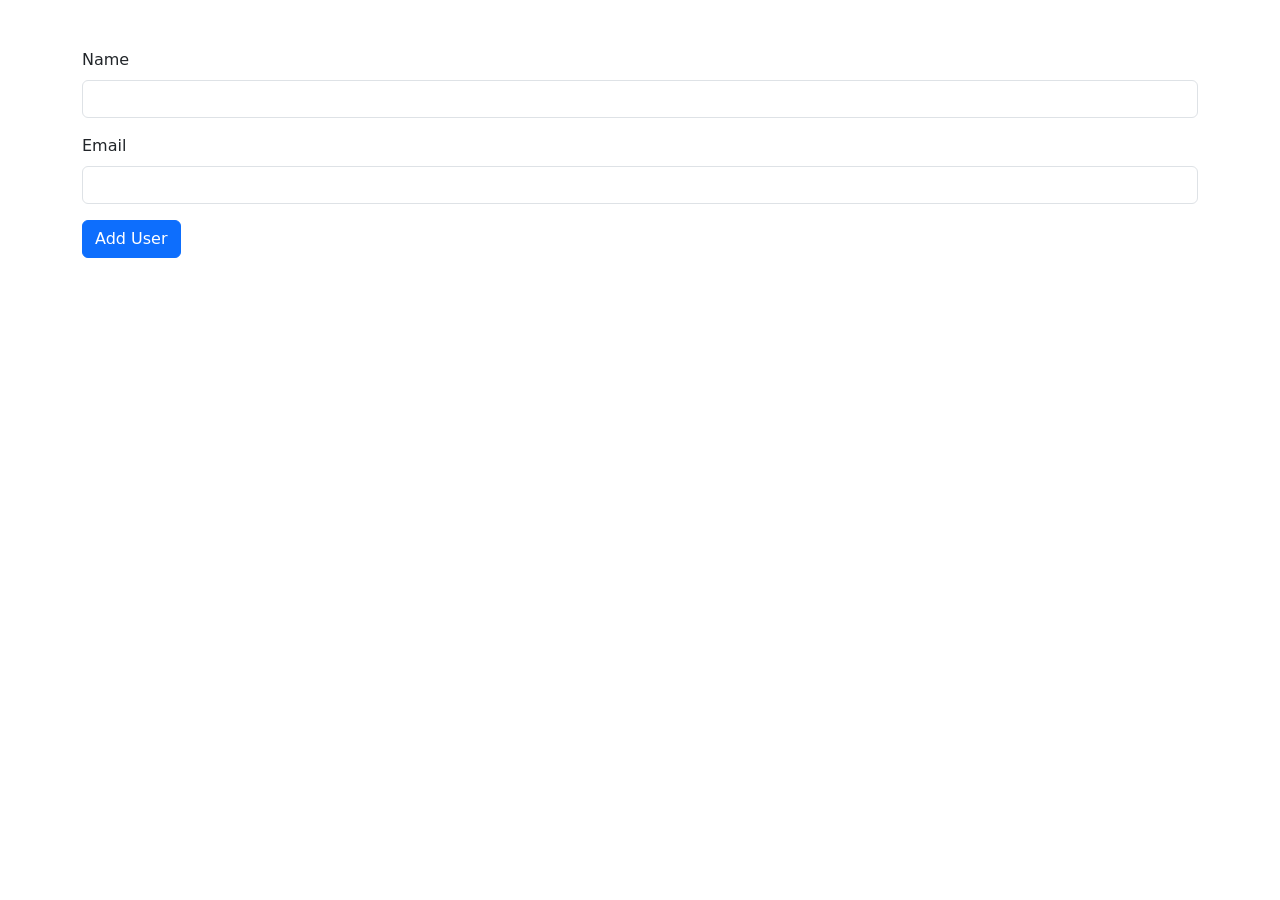
<file: Assignments/Task_12/index.html>
<!DOCTYPE html>
<html lang="en">

<head>
    <meta charset="UTF-8">
    <meta name="viewport" content="width=device-width, initial-scale=1.0">

    <title>User Form</title>

    <link href="https://cdn.jsdelivr.net/npm/bootstrap@5.3.3/dist/css/bootstrap.min.css" rel="stylesheet">
</head>

<body>

    <div class="container py-5">

        <form id="userForm">

            <div class="mb-3">
                <label for="name" class="form-label">Name</label>
                <input type="text" class="form-control" id="name">
            </div>

            <div class="mb-3">
                <label for="email" class="form-label">Email</label>
                <input type="email" class="form-control" id="email">
            </div>

            <button type="submit" class="btn btn-primary">
                Add User
            </button>

        </form>


        <div id="divContainer" class="mt-4">

        </div>

    </div>


    <script src="script.js"></script>

</body>

</html>
</file>
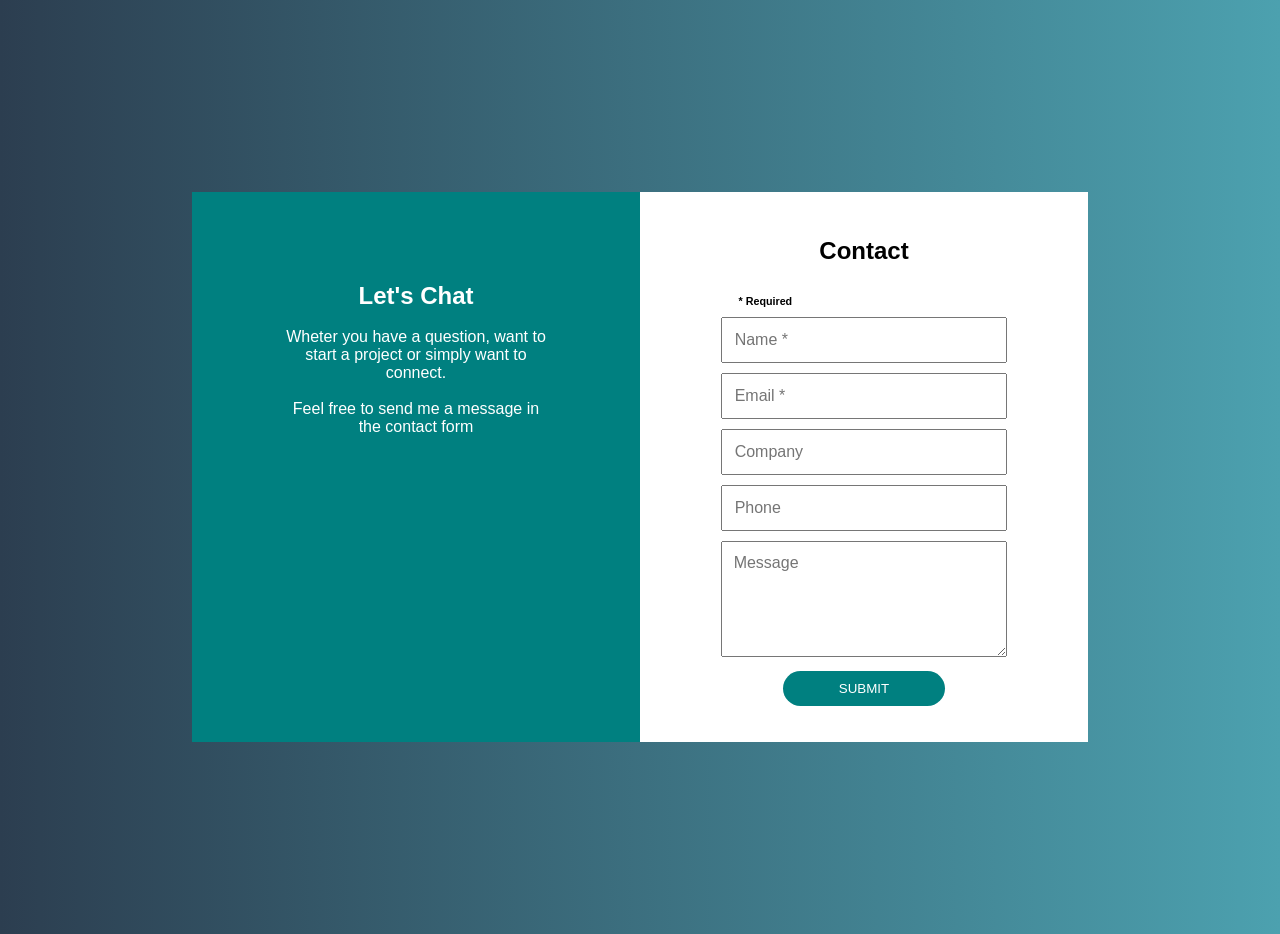
<file: Assignments/Task_3/index.html>
<!DOCTYPE html>
<html>
<head>
   
    <meta name="viewport" content="width=device-width, initial-scale=1.0">
    <title>Document</title>
    <link rel="stylesheet" href="css/style.css">
</head>
<body>
    <section class="container">
        <div class="box textDiv">
                
            <h1>Let's Chat</h1><br>
            <p>Wheter you have a question, want to start a project or simply want to connect.</p><br>
            <p>Feel free to send me a message in the contact form</p>
        </div><!--  
        --><div class="box formDiv">
           
            <h1>Contact</h1>
            <h6>* Required</h6>
            <form action="" method="POST">
                <div class="form-group">
                <input type="text" name="name" placeholder="Name *" required>
                </div>
                <div class="form-group">
                <input type="email" name="_replyto" placeholder="Email *" required>
                </div>
                <div class="form-group">
                <input type="text" name="company" placeholder="Company">
                </div>
                <div class="form-group">
                <input type="tel" name ="phone" placeholder="Phone">
                </div>
                <div class="form-group">
                <textarea name="message" placeholder="Message" rows="5"></textarea>
                </div>
                <button type="submit">SUBMIT</button>
            </form>
        </div>
       
    </section>
</body>
</html>
</file>
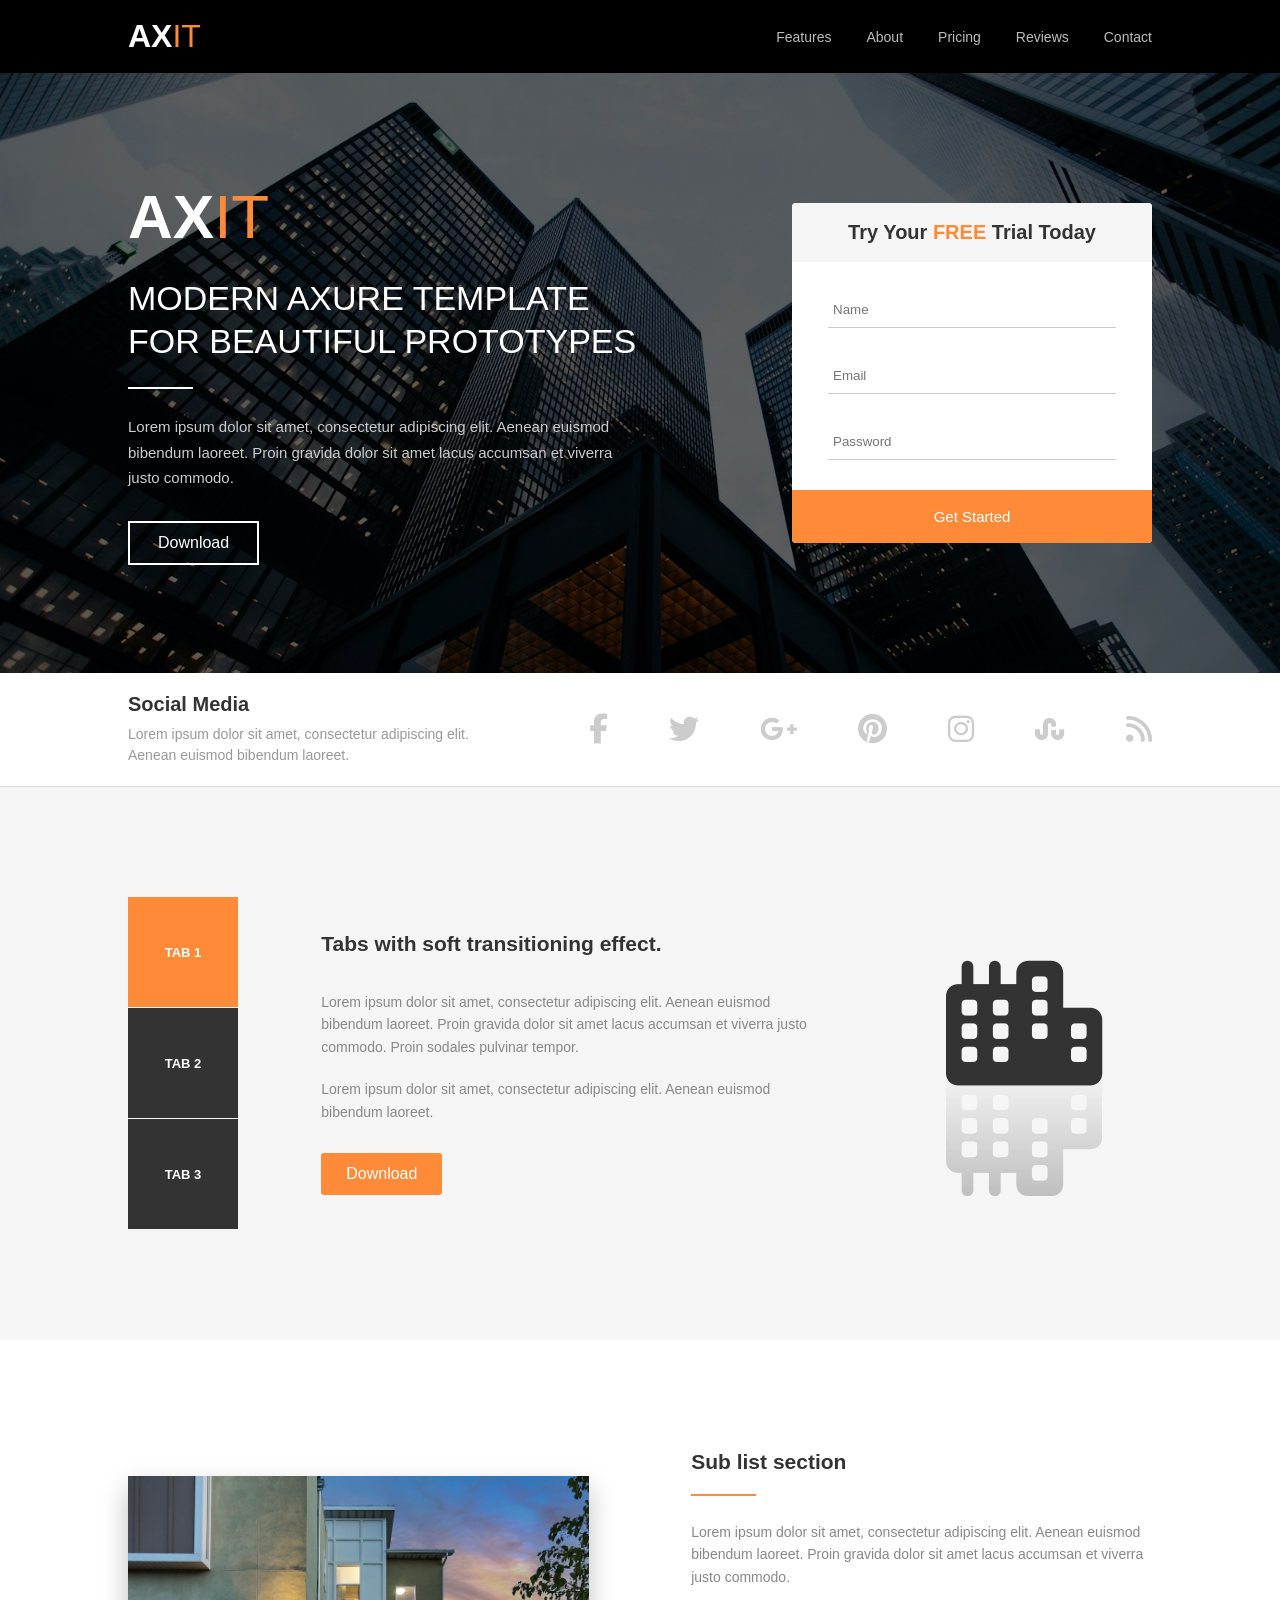
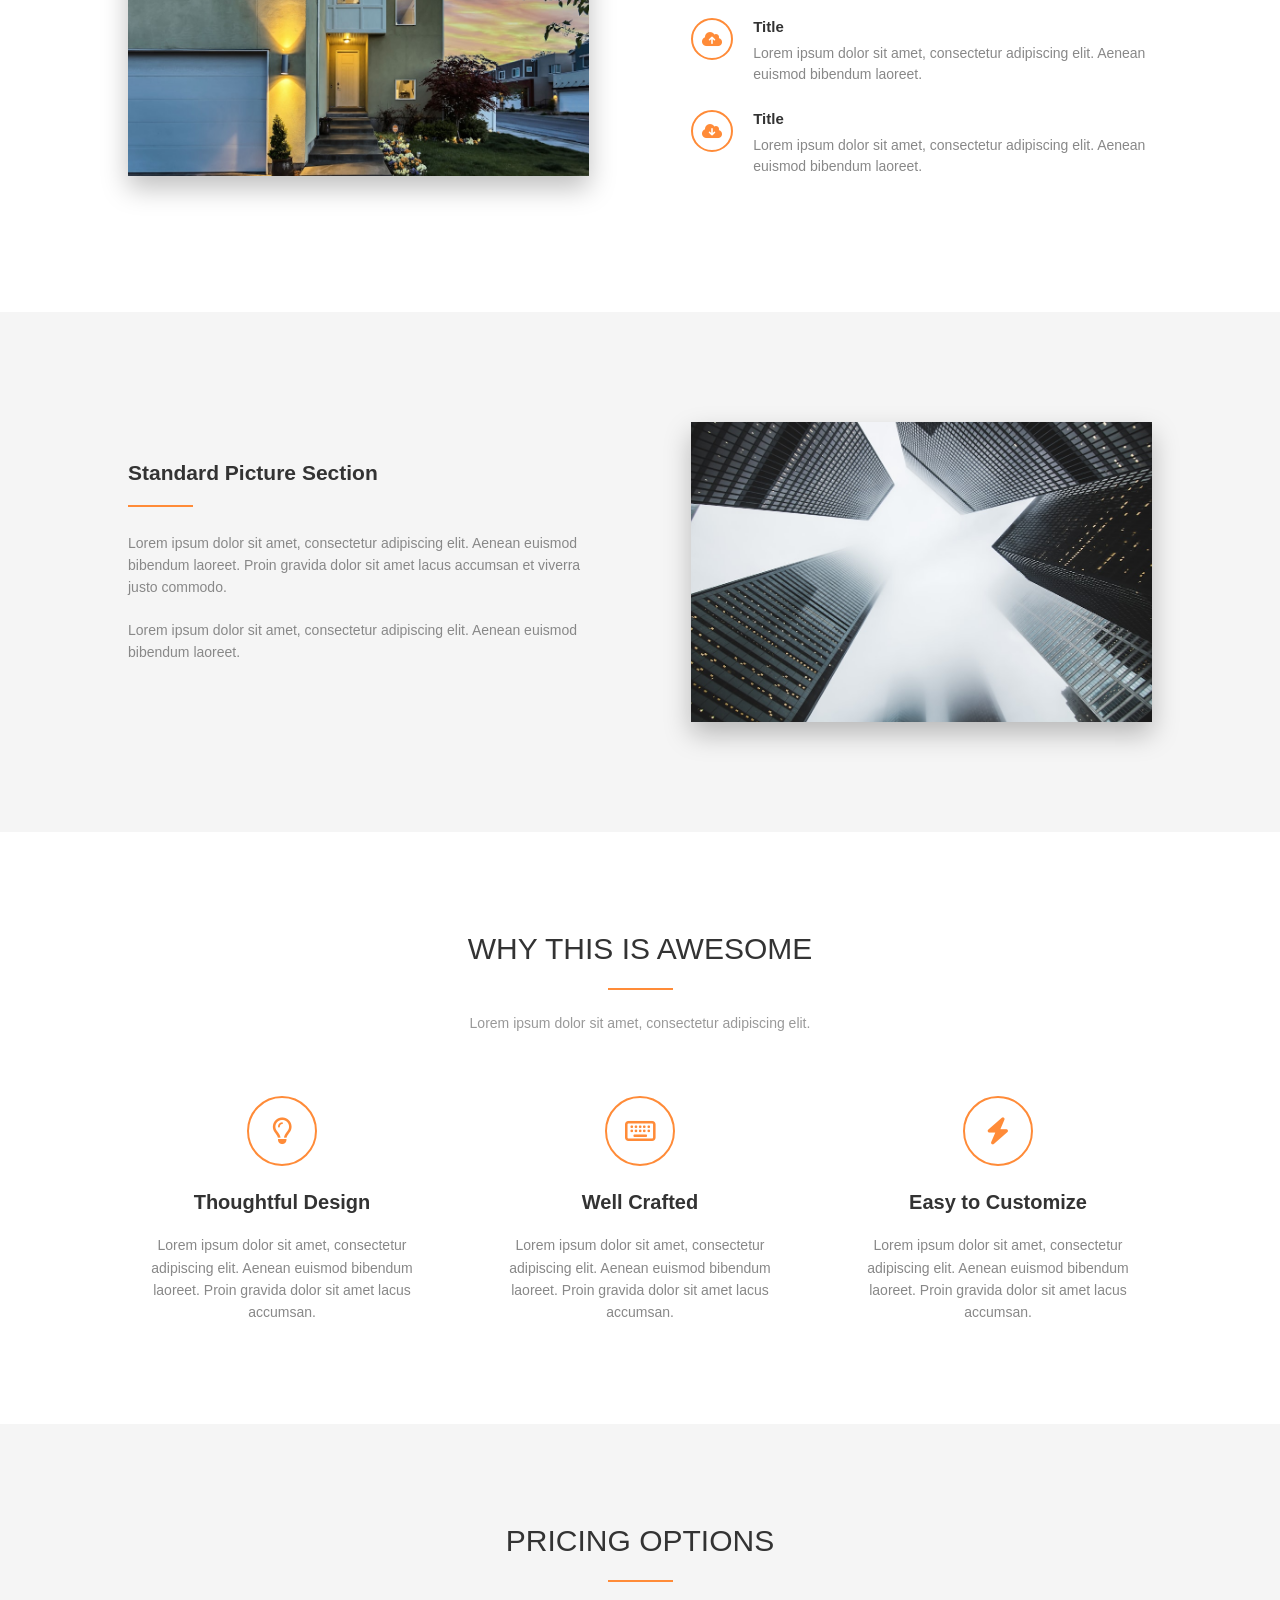
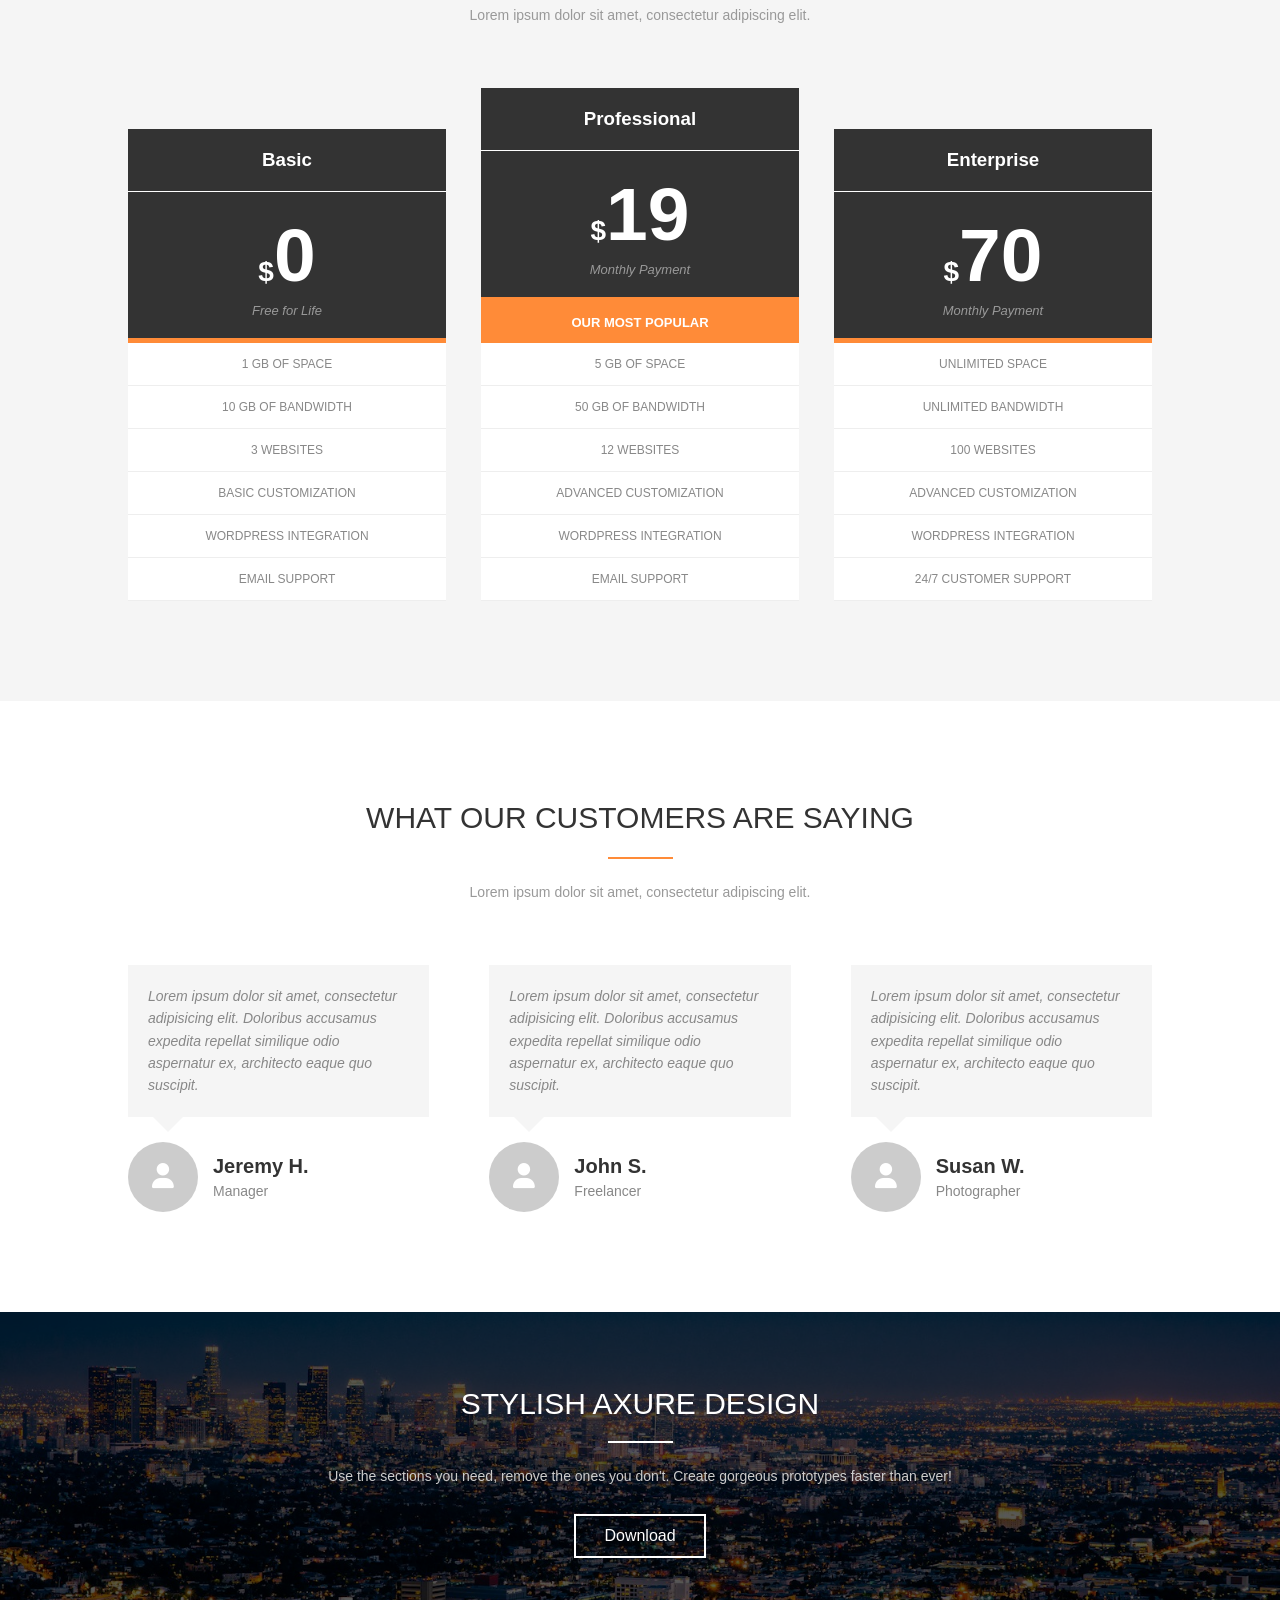
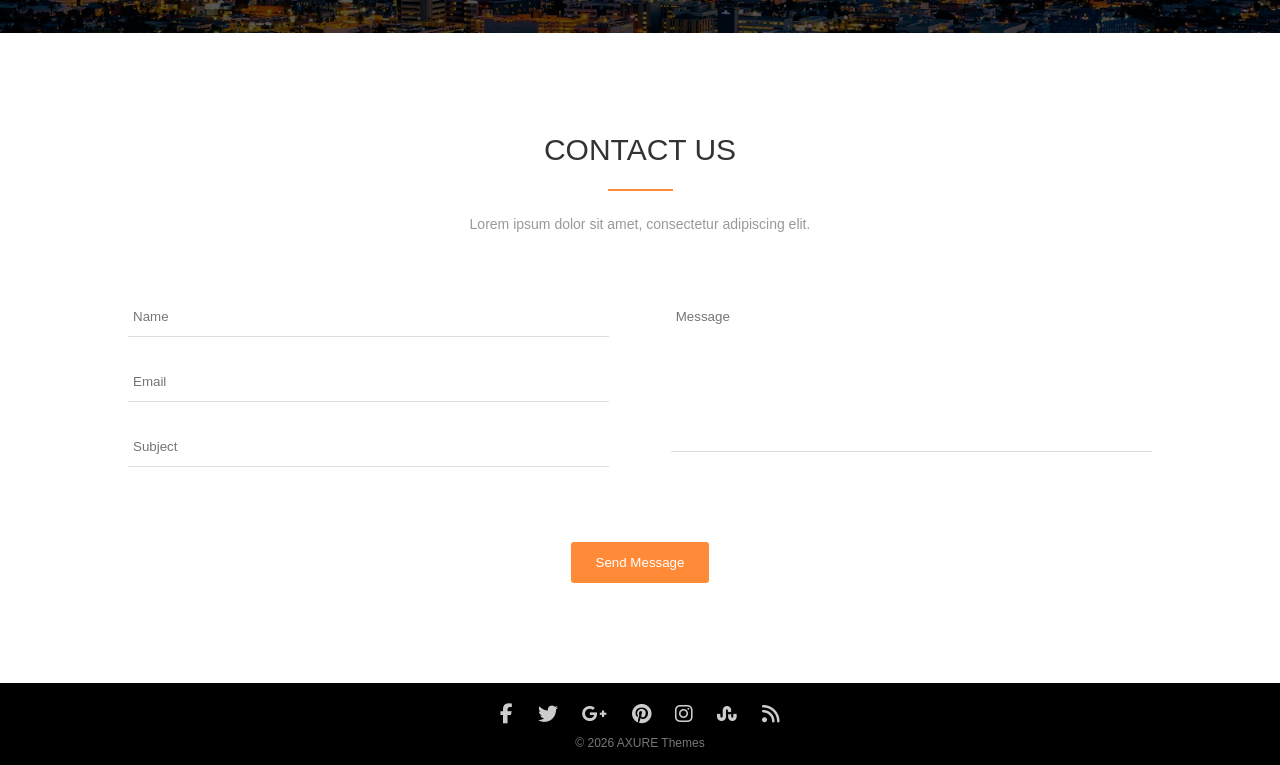
<file: Assignments/Task_4/index.html>
<!DOCTYPE html>
<html lang="en">

<head>
    <meta charset="UTF-8">
    <meta name="viewport" content="width=device-width, initial-scale=1.0">

    <title>AXIT</title>

    <link rel="stylesheet" href="css/style.css">

    <link rel="stylesheet"
        href="https://cdnjs.cloudflare.com/ajax/libs/font-awesome/6.7.2/css/all.min.css">
</head>

<body>

    <!-- ================= Navbar ================= -->

    <nav class="navbar">
        <div class="container nav-container">

            <div class="logo">
                AX<span>IT</span>
            </div>

            <ul class="nav-links">
                <li><a href="#features">Features</a></li>
                <li><a href="#about">About</a></li>
                <li><a href="#pricing">Pricing</a></li>
                <li><a href="#reviews">Reviews</a></li>
                <li><a href="#contact">Contact</a></li>
            </ul>

        </div>
    </nav>


    <!-- ================= Hero ================= -->

    <section class="hero">

        <div class="hero-overlay">

            <div class="container hero-content">

                <div class="hero-text">

                    <div class="hero-logo">
                        AX<span>IT</span>
                    </div>

                    <h1>
                        MODERN AXURE TEMPLATE
                        <br>
                        FOR BEAUTIFUL PROTOTYPES
                    </h1>

                    <div class="white-line"></div>

                    <p>
                        Lorem ipsum dolor sit amet, consectetur adipiscing elit.
                        Aenean euismod bibendum laoreet. Proin gravida dolor sit
                        amet lacus accumsan et viverra justo commodo.
                    </p>

                    <a href="#" class="download-btn">
                        Download
                    </a>

                </div>


                <div class="hero-form">

                    <h2>
                        Try Your <span>FREE</span> Trial Today
                    </h2>

                    <form>

                        <input type="text" placeholder="Name">

                        <input type="email" placeholder="Email">

                        <input type="password" placeholder="Password">

                        <button type="submit">
                            Get Started
                        </button>

                    </form>

                </div>

            </div>

        </div>

    </section>


    <!-- ================= Social Media ================= -->

    <section class="social-media">

        <div class="container social-content">

            <div class="social-text">

                <h3>Social Media</h3>

                <p>
                    Lorem ipsum dolor sit amet, consectetur adipiscing elit.
                    Aenean euismod bibendum laoreet.
                </p>

            </div>


            <div class="social-icons">

                <a href="#"><i class="fa-brands fa-facebook-f"></i></a>
                <a href="#"><i class="fa-brands fa-twitter"></i></a>
                <a href="#"><i class="fa-brands fa-google-plus-g"></i></a>
                <a href="#"><i class="fa-brands fa-pinterest"></i></a>
                <a href="#"><i class="fa-brands fa-instagram"></i></a>
                <a href="#"><i class="fa-brands fa-stumbleupon"></i></a>
                <a href="#"><i class="fa-solid fa-rss"></i></a>

            </div>

        </div>

    </section>


    <!-- ================= Tabs ================= -->

    <section class="tabs-section" id="features">

        <div class="container tabs-content">

            <div class="tabs-buttons">

                <div class="tab active">
                    TAB 1
                </div>

                <div class="tab">
                    TAB 2
                </div>

                <div class="tab">
                    TAB 3
                </div>

            </div>


            <div class="tabs-text">

                <h2>
                    Tabs with soft transitioning effect.
                </h2>

                <p>
                    Lorem ipsum dolor sit amet, consectetur adipiscing elit.
                    Aenean euismod bibendum laoreet. Proin gravida dolor sit amet
                    lacus accumsan et viverra justo commodo. Proin sodales
                    pulvinar tempor.
                </p>

                <p>
                    Lorem ipsum dolor sit amet, consectetur adipiscing elit.
                    Aenean euismod bibendum laoreet.
                </p>

                <a href="#" class="orange-btn">
                    Download
                </a>

            </div>


            <div class="tabs-picture">

                <i class="fa-solid fa-city"></i>

            </div>

        </div>

    </section>


    <!-- ================= Sub List ================= -->

    <section class="sub-list" id="about">

        <div class="container sub-list-content">

            <div class="sub-list-image"></div>


            <div class="sub-list-text">

                <h2>
                    Sub list section
                </h2>

                <div class="orange-line"></div>

                <p class="section-description">
                    Lorem ipsum dolor sit amet, consectetur adipiscing elit.
                    Aenean euismod bibendum laoreet. Proin gravida dolor sit
                    amet lacus accumsan et viverra justo commodo.
                </p>


                <div class="sub-item">

                    <div class="sub-icon">
                        <i class="fa-solid fa-cloud-arrow-up"></i>
                    </div>

                    <div class="sub-item-text">

                        <h3>Title</h3>

                        <p>
                            Lorem ipsum dolor sit amet, consectetur adipiscing elit.
                            Aenean euismod bibendum laoreet.
                        </p>

                    </div>

                </div>


                <div class="sub-item">

                    <div class="sub-icon">
                        <i class="fa-solid fa-cloud-arrow-down"></i>
                    </div>

                    <div class="sub-item-text">

                        <h3>Title</h3>

                        <p>
                            Lorem ipsum dolor sit amet, consectetur adipiscing elit.
                            Aenean euismod bibendum laoreet.
                        </p>

                    </div>

                </div>

            </div>

        </div>

    </section>


    <!-- ================= Standard Picture ================= -->

    <section class="standard-section">

        <div class="container standard-content">

            <div class="standard-text">

                <h2>
                    Standard Picture Section
                </h2>

                <div class="orange-line"></div>

                <p>
                    Lorem ipsum dolor sit amet, consectetur adipiscing elit.
                    Aenean euismod bibendum laoreet. Proin gravida dolor sit amet
                    lacus accumsan et viverra justo commodo.
                </p>

                <p>
                    Lorem ipsum dolor sit amet, consectetur adipiscing elit.
                    Aenean euismod bibendum laoreet.
                </p>

            </div>


            <div class="standard-image"></div>

        </div>

    </section>


    <!-- ================= Awesome ================= -->

    <section class="awesome-section">

        <div class="container">

            <div class="section-heading">

                <h2>
                    WHY THIS IS AWESOME
                </h2>

                <div class="orange-line center-line"></div>

                <p>
                    Lorem ipsum dolor sit amet, consectetur adipiscing elit.
                </p>

            </div>


            <div class="awesome-content">

                <div class="awesome-item">

                    <div class="awesome-icon">
                        <i class="fa-regular fa-lightbulb"></i>
                    </div>

                    <h3>
                        Thoughtful Design
                    </h3>

                    <p>
                        Lorem ipsum dolor sit amet, consectetur adipiscing elit.
                        Aenean euismod bibendum laoreet. Proin gravida dolor sit
                        amet lacus accumsan.
                    </p>

                </div>


                <div class="awesome-item">

                    <div class="awesome-icon">
                        <i class="fa-regular fa-keyboard"></i>
                    </div>

                    <h3>
                        Well Crafted
                    </h3>

                    <p>
                        Lorem ipsum dolor sit amet, consectetur adipiscing elit.
                        Aenean euismod bibendum laoreet. Proin gravida dolor sit
                        amet lacus accumsan.
                    </p>

                </div>


                <div class="awesome-item">

                    <div class="awesome-icon">
                        <i class="fa-solid fa-bolt"></i>
                    </div>

                    <h3>
                        Easy to Customize
                    </h3>

                    <p>
                        Lorem ipsum dolor sit amet, consectetur adipiscing elit.
                        Aenean euismod bibendum laoreet. Proin gravida dolor sit
                        amet lacus accumsan.
                    </p>

                </div>

            </div>

        </div>

    </section>


    <!-- ================= Pricing ================= -->

    <section class="pricing-section" id="pricing">

        <div class="container">

            <div class="section-heading">

                <h2>
                    PRICING OPTIONS
                </h2>

                <div class="orange-line center-line"></div>

                <p>
                    Lorem ipsum dolor sit amet, consectetur adipiscing elit.
                </p>

            </div>


            <div class="pricing-content">

                <div class="price-card">

                    <h3>Basic</h3>

                    <div class="price">

                        <div class="price-number">
                            <span>$</span>0
                        </div>

                        <p>Free for Life</p>

                    </div>

                    <ul>
                        <li>1 GB OF SPACE</li>
                        <li>10 GB OF BANDWIDTH</li>
                        <li>3 WEBSITES</li>
                        <li>BASIC CUSTOMIZATION</li>
                        <li>WORDPRESS INTEGRATION</li>
                        <li>EMAIL SUPPORT</li>
                    </ul>

                </div>


                <div class="price-card professional">

                    <h3>Professional</h3>

                    <div class="price">

                        <div class="price-number">
                            <span>$</span>19
                        </div>

                        <p>Monthly Payment</p>

                    </div>

                    <div class="popular">
                        OUR MOST POPULAR
                    </div>

                    <ul>
                        <li>5 GB OF SPACE</li>
                        <li>50 GB OF BANDWIDTH</li>
                        <li>12 WEBSITES</li>
                        <li>ADVANCED CUSTOMIZATION</li>
                        <li>WORDPRESS INTEGRATION</li>
                        <li>EMAIL SUPPORT</li>
                    </ul>

                </div>


                <div class="price-card">

                    <h3>Enterprise</h3>

                    <div class="price">

                        <div class="price-number">
                            <span>$</span>70
                        </div>

                        <p>Monthly Payment</p>

                    </div>

                    <ul>
                        <li>UNLIMITED SPACE</li>
                        <li>UNLIMITED BANDWIDTH</li>
                        <li>100 WEBSITES</li>
                        <li>ADVANCED CUSTOMIZATION</li>
                        <li>WORDPRESS INTEGRATION</li>
                        <li>24/7 CUSTOMER SUPPORT</li>
                    </ul>

                </div>

            </div>

        </div>

    </section>


    <!-- ================= Reviews ================= -->

    <section class="reviews-section" id="reviews">

        <div class="container">

            <div class="section-heading">

                <h2>
                    WHAT OUR CUSTOMERS ARE SAYING
                </h2>

                <div class="orange-line center-line"></div>

                <p>
                    Lorem ipsum dolor sit amet, consectetur adipiscing elit.
                </p>

            </div>


            <div class="reviews-content">

                <div class="review-item">

                    <div class="review-text">
                        Lorem ipsum dolor sit amet, consectetur adipisicing elit.
                        Doloribus accusamus expedita repellat similique odio
                        aspernatur ex, architecto eaque quo suscipit.
                    </div>

                    <div class="customer">

                        <div class="customer-image">
                            <i class="fa-solid fa-user"></i>
                        </div>

                        <div class="customer-info">
                            <h3>Jeremy H.</h3>
                            <p>Manager</p>
                        </div>

                    </div>

                </div>


                <div class="review-item">

                    <div class="review-text">
                        Lorem ipsum dolor sit amet, consectetur adipisicing elit.
                        Doloribus accusamus expedita repellat similique odio
                        aspernatur ex, architecto eaque quo suscipit.
                    </div>

                    <div class="customer">

                        <div class="customer-image">
                            <i class="fa-solid fa-user"></i>
                        </div>

                        <div class="customer-info">
                            <h3>John S.</h3>
                            <p>Freelancer</p>
                        </div>

                    </div>

                </div>


                <div class="review-item">

                    <div class="review-text">
                        Lorem ipsum dolor sit amet, consectetur adipisicing elit.
                        Doloribus accusamus expedita repellat similique odio
                        aspernatur ex, architecto eaque quo suscipit.
                    </div>

                    <div class="customer">

                        <div class="customer-image">
                            <i class="fa-solid fa-user"></i>
                        </div>

                        <div class="customer-info">
                            <h3>Susan W.</h3>
                            <p>Photographer</p>
                        </div>

                    </div>

                </div>

            </div>

        </div>

    </section>


    <!-- ================= Stylish ================= -->

    <section class="stylish-section">

        <div class="stylish-overlay">

            <div class="container stylish-content">

                <h2>
                    STYLISH AXURE DESIGN
                </h2>

                <div class="white-line center-white-line"></div>

                <p>
                    Use the sections you need, remove the ones you don't.
                    Create gorgeous prototypes faster than ever!
                </p>

                <a href="#" class="download-btn">
                    Download
                </a>

            </div>

        </div>

    </section>


    <!-- ================= Contact ================= -->

    <section class="contact-section" id="contact">

        <div class="container">

            <div class="section-heading">

                <h2>
                    CONTACT US
                </h2>

                <div class="orange-line center-line"></div>

                <p>
                    Lorem ipsum dolor sit amet, consectetur adipiscing elit.
                </p>

            </div>


            <form class="contact-form">

                <div class="contact-left">

                    <input type="text" placeholder="Name">

                    <input type="email" placeholder="Email">

                    <input type="text" placeholder="Subject">

                </div>


                <div class="contact-right">

                    <textarea placeholder="Message"></textarea>

                </div>


                <div class="contact-button">

                    <button type="submit">
                        Send Message
                    </button>

                </div>

            </form>

        </div>

    </section>


    <!-- ================= Footer ================= -->

    <footer class="footer">

        <div class="footer-icons">

            <a href="#"><i class="fa-brands fa-facebook-f"></i></a>
            <a href="#"><i class="fa-brands fa-twitter"></i></a>
            <a href="#"><i class="fa-brands fa-google-plus-g"></i></a>
            <a href="#"><i class="fa-brands fa-pinterest"></i></a>
            <a href="#"><i class="fa-brands fa-instagram"></i></a>
            <a href="#"><i class="fa-brands fa-stumbleupon"></i></a>
            <a href="#"><i class="fa-solid fa-rss"></i></a>

        </div>

        <p>
            © 2026 AXURE Themes
        </p>

    </footer>

</body>

</html>
</file>
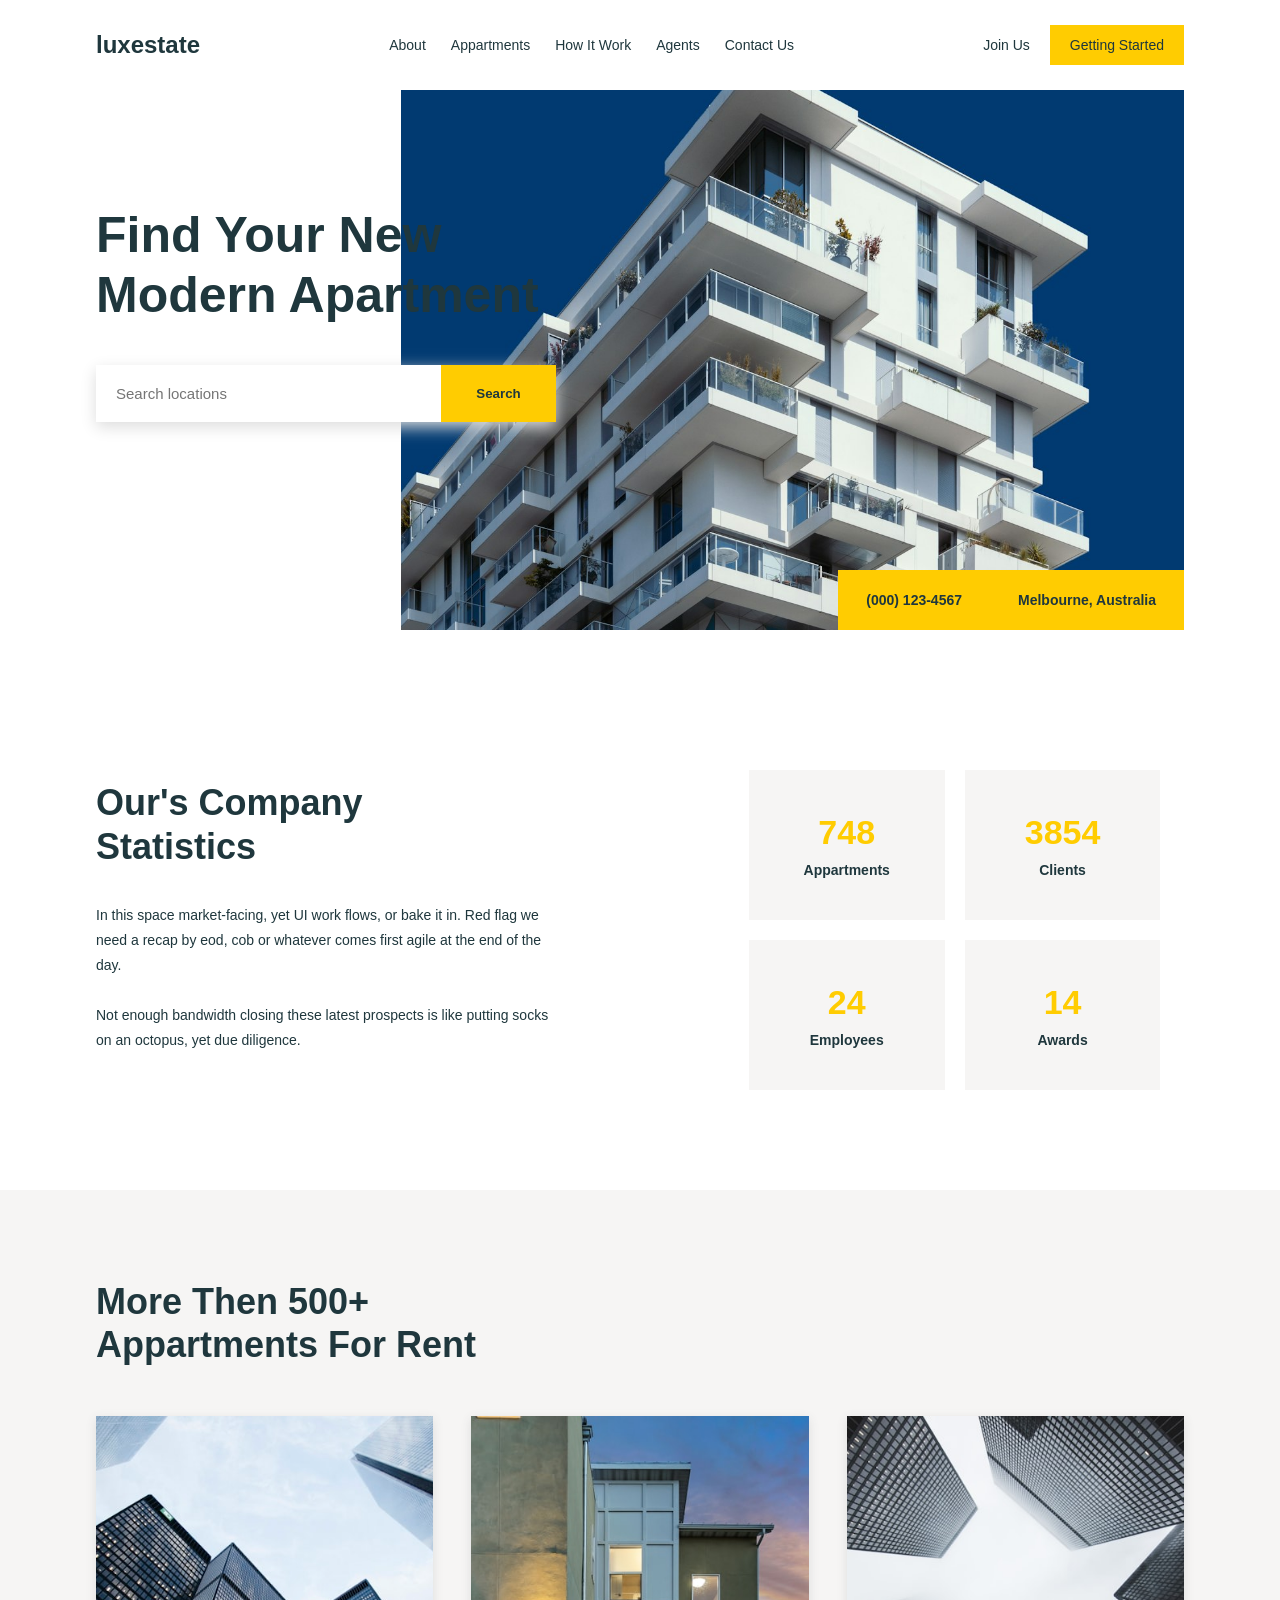
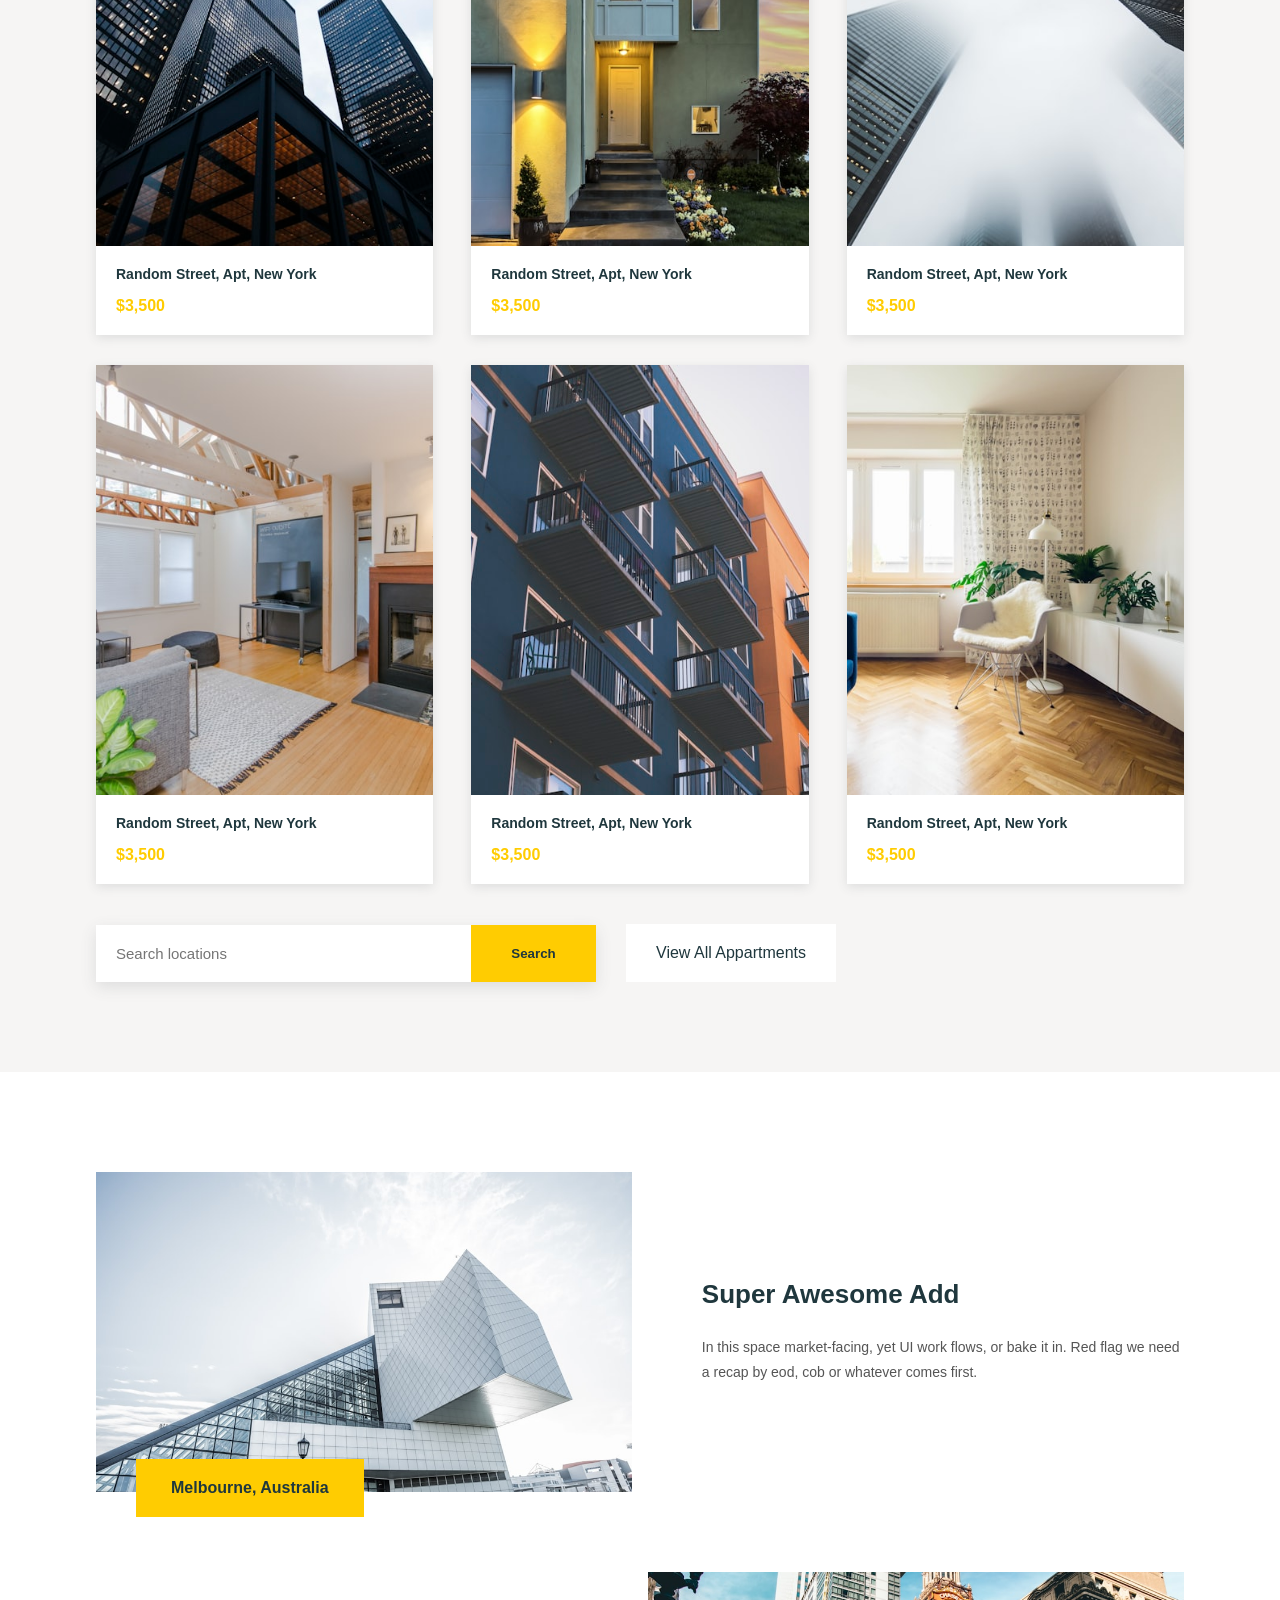
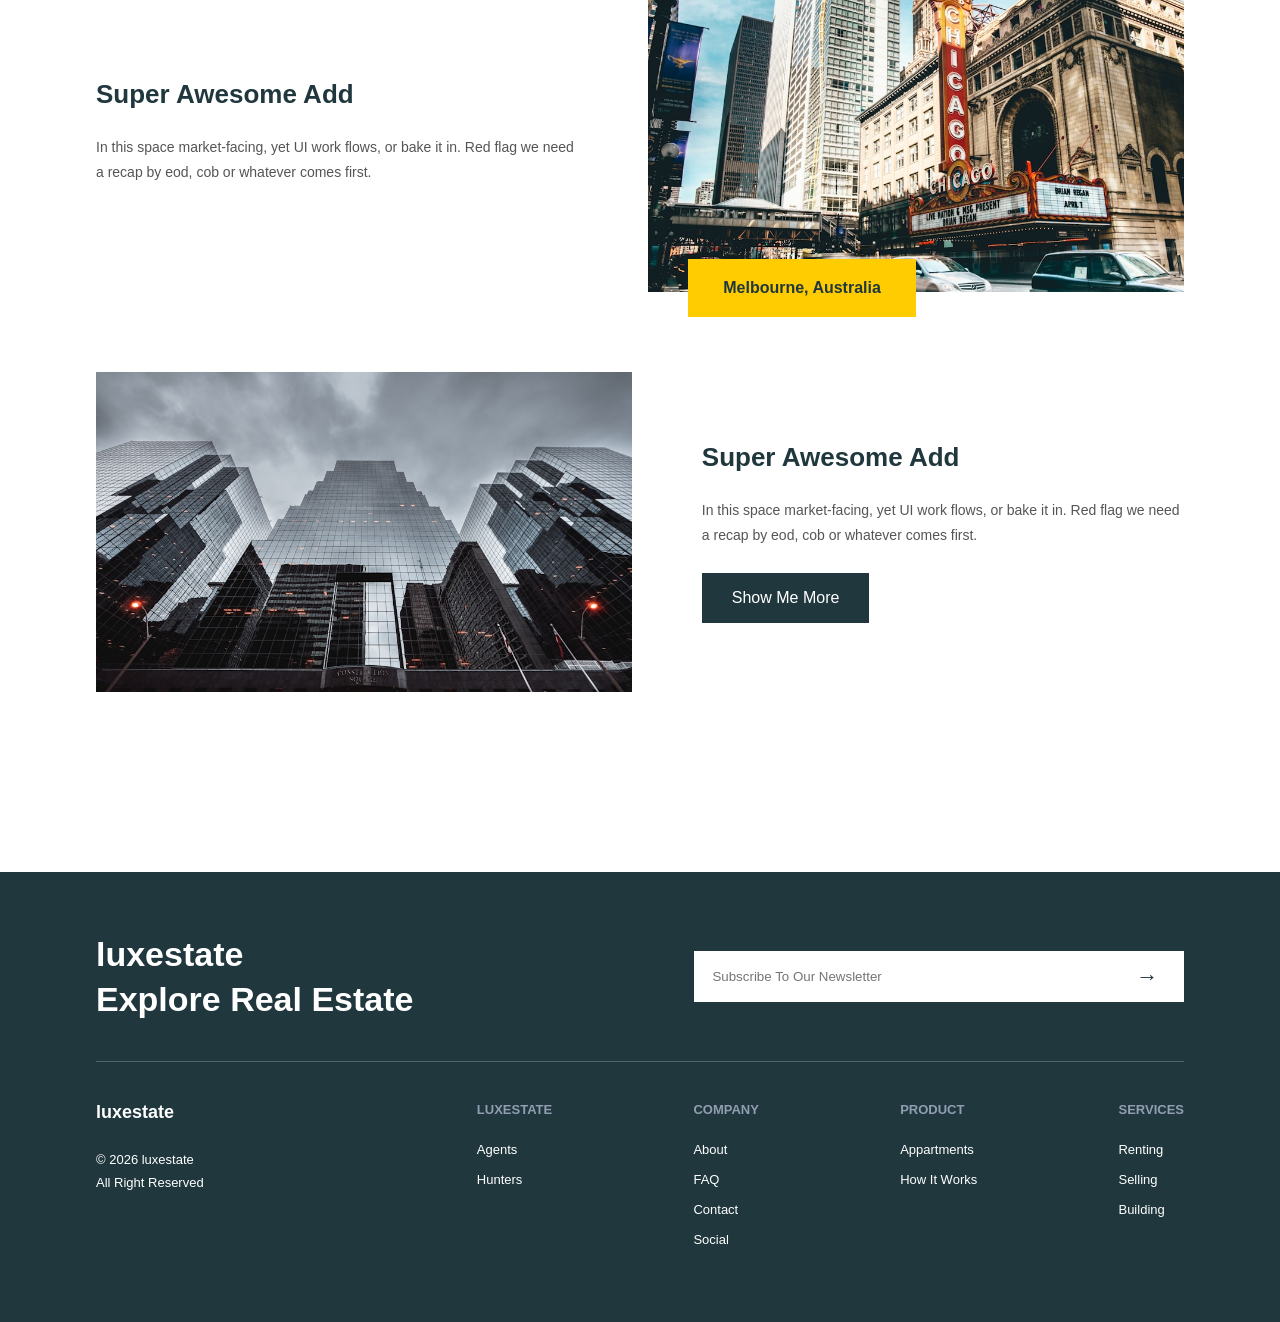
<file: Assignments/Task_5/index.html>
<!DOCTYPE html>
<html lang="en">

<head>
    <meta charset="UTF-8">
    <meta name="viewport" content="width=device-width, initial-scale=1.0">
    <title>Luxestate</title>
    <link rel="stylesheet" href="css/style.css">
</head>

<body>

    <!-- Navbar -->

    <nav class="navbar">
        <div class="container nav-content">

            <div class="logo">
                luxestate
            </div>

            <ul class="nav-links">
                <li><a href="#">About</a></li>
                <li><a href="#">Appartments</a></li>
                <li><a href="#">How It Work</a></li>
                <li><a href="#">Agents</a></li>
                <li><a href="#">Contact Us</a></li>
            </ul>

            <div class="nav-buttons">
                <a href="#" class="join-btn">Join Us</a>
                <a href="#" class="started-btn">Getting Started</a>
            </div>

        </div>
    </nav>


    <!-- Hero -->

    <section class="hero">

        <div class="container hero-content">

            <div class="hero-text">

                <h1>
                    Find Your New
                    <br>
                    Modern Apartment
                </h1>

                <div class="search-box">

                    <input type="text" placeholder="Search locations">

                    <button>
                        Search
                    </button>

                </div>

            </div>


            <div class="hero-image">

                <img src="images/hero-building.jpg" alt="Modern Building">

                <div class="hero-contact">

                    <div class="contact-item">
                        (000) 123-4567
                    </div>

                    <div class="contact-item">
                        Melbourne, Australia
                    </div>

                </div>

            </div>

        </div>

    </section>


    <!-- Statistics -->

    <section class="statistics-section">

        <div class="container statistics-content">

            <div class="statistics-text">

                <h2>
                    Our's Company
                    <br>
                    Statistics
                </h2>

                <p>
                    In this space market-facing, yet UI work flows,
                    or bake it in. Red flag we need a recap by eod,
                    cob or whatever comes first agile at the end of
                    the day.
                </p>

                <p>
                    Not enough bandwidth closing these latest
                    prospects is like putting socks on an octopus,
                    yet due diligence.
                </p>

            </div>


            <div class="statistics-boxes">

                <div class="stat-box">
                    <h3>748</h3>
                    <p>Appartments</p>
                </div>

                <div class="stat-box">
                    <h3>3854</h3>
                    <p>Clients</p>
                </div>

                <div class="stat-box">
                    <h3>24</h3>
                    <p>Employees</p>
                </div>

                <div class="stat-box">
                    <h3>14</h3>
                    <p>Awards</p>
                </div>

            </div>

        </div>

    </section>


    <!-- Apartments -->

    <section class="apartments-section">

        <div class="container">

            <h2>
                More Then 500+
                <br>
                Appartments For Rent
            </h2>


            <div class="apartments-content">

                <div class="apartment-card">

                    <div class="apartment-image">
                        <img src="images/apartment-1.jpg" alt="Apartment">
                    </div>

                    <div class="apartment-info">
                        <h3>Random Street, Apt, New York</h3>
                        <p>$3,500</p>
                    </div>

                </div>


                <div class="apartment-card">

                    <div class="apartment-image">
                        <img src="images/apartment-2.jpg" alt="Apartment">
                    </div>

                    <div class="apartment-info">
                        <h3>Random Street, Apt, New York</h3>
                        <p>$3,500</p>
                    </div>

                </div>


                <div class="apartment-card">

                    <div class="apartment-image">
                        <img src="images/apartment-3.jpg" alt="Apartment">
                    </div>

                    <div class="apartment-info">
                        <h3>Random Street, Apt, New York</h3>
                        <p>$3,500</p>
                    </div>

                </div>


                <div class="apartment-card">

                    <div class="apartment-image">
                        <img src="images/apartment-4.jpg" alt="Apartment">
                    </div>

                    <div class="apartment-info">
                        <h3>Random Street, Apt, New York</h3>
                        <p>$3,500</p>
                    </div>

                </div>


                <div class="apartment-card">

                    <div class="apartment-image">
                        <img src="images/apartment-5.jpg" alt="Apartment">
                    </div>

                    <div class="apartment-info">
                        <h3>Random Street, Apt, New York</h3>
                        <p>$3,500</p>
                    </div>

                </div>


                <div class="apartment-card">

                    <div class="apartment-image">
                        <img src="images/apartment-6.jpg" alt="Apartment">
                    </div>

                    <div class="apartment-info">
                        <h3>Random Street, Apt, New York</h3>
                        <p>$3,500</p>
                    </div>

                </div>

            </div>


            <div class="apartments-bottom">

                <div class="search-box small-search">

                    <input type="text" placeholder="Search locations">

                    <button>
                        Search
                    </button>

                </div>

                <a href="#" class="view-btn">
                    View All Appartments
                </a>

            </div>

        </div>

    </section>


    <!-- Super Awesome Add -->

    <section class="locations-section">

        <div class="container">


            <div class="location-row">

                <div class="location-image">

                    <img src="images/location-1.jpg" alt="Building">

                    <div class="location-box">
                        Melbourne, Australia
                    </div>

                </div>


                <div class="location-text">

                    <h2>
                        Super Awesome Add
                    </h2>

                    <p>
                        In this space market-facing, yet UI work flows,
                        or bake it in. Red flag we need a recap by eod,
                        cob or whatever comes first.
                    </p>

                </div>

            </div>


            <div class="location-row">

                <div class="location-text">

                    <h2>
                        Super Awesome Add
                    </h2>

                    <p>
                        In this space market-facing, yet UI work flows,
                        or bake it in. Red flag we need a recap by eod,
                        cob or whatever comes first.
                    </p>

                </div>


                <div class="location-image">

                    <img src="images/location-2.jpg" alt="Building">

                    <div class="location-box">
                        Melbourne, Australia
                    </div>

                </div>

            </div>


            <div class="location-row">

                <div class="location-image">

                    <img src="images/location-3.jpg" alt="Building">

                </div>


                <div class="location-text">

                    <h2>
                        Super Awesome Add
                    </h2>

                    <p>
                        In this space market-facing, yet UI work flows,
                        or bake it in. Red flag we need a recap by eod,
                        cob or whatever comes first.
                    </p>

                    <a href="#" class="show-btn">
                        Show Me More
                    </a>

                </div>

            </div>

        </div>

    </section>


    <!-- Footer -->

    <footer class="footer">

        <div class="container">

            <div class="footer-top">

                <div class="footer-title">

                    <h2>
                        luxestate
                        <br>
                        Explore Real Estate
                    </h2>

                </div>


                <div class="footer-search">

                    <input type="text" placeholder="Subscribe To Our Newsletter">

                    <button>
                        →
                    </button>

                </div>

            </div>


            <div class="footer-line"></div>


            <div class="footer-bottom">

                <div class="footer-brand">

                    <h3>
                        luxestate
                    </h3>

                    <p>
                        © 2026 luxestate
                        <br>
                        All Right Reserved
                    </p>

                </div>


                <div class="footer-links">

                    <div class="footer-column">

                        <h4>LUXESTATE</h4>

                        <a href="#">Agents</a>
                        <a href="#">Hunters</a>

                    </div>


                    <div class="footer-column">

                        <h4>COMPANY</h4>

                        <a href="#">About</a>
                        <a href="#">FAQ</a>
                        <a href="#">Contact</a>
                        <a href="#">Social</a>

                    </div>


                    <div class="footer-column">

                        <h4>PRODUCT</h4>

                        <a href="#">Appartments</a>
                        <a href="#">How It Works</a>

                    </div>


                    <div class="footer-column">

                        <h4>SERVICES</h4>

                        <a href="#">Renting</a>
                        <a href="#">Selling</a>
                        <a href="#">Building</a>

                    </div>

                </div>

            </div>

        </div>

    </footer>

</body>

</html>
</file>
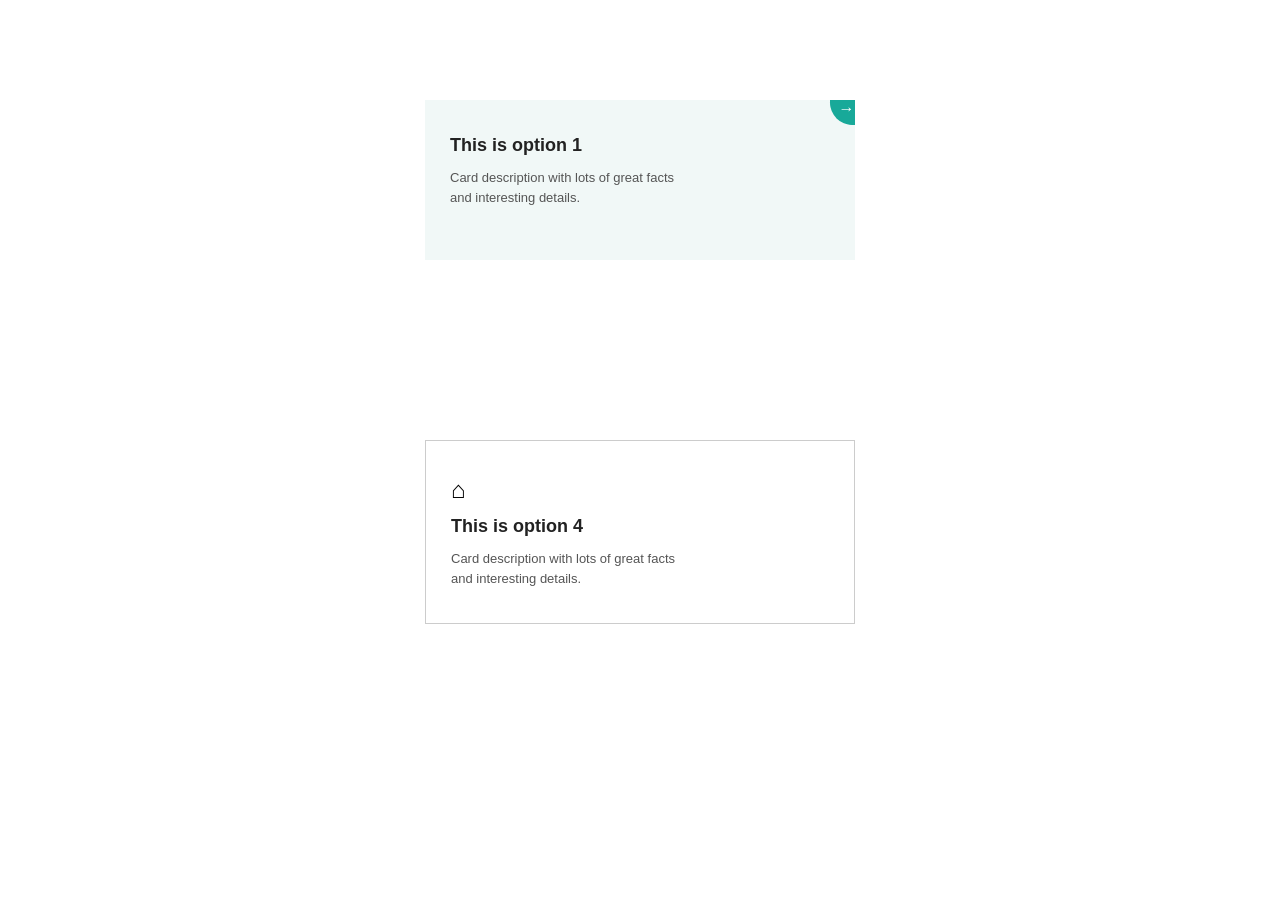
<file: Assignments/Task_8/index.html>
<!DOCTYPE html>
<html lang="en">

<head>
    <meta charset="UTF-8">
    <meta name="viewport" content="width=device-width, initial-scale=1.0">

    <title>Card Hover Effect</title>

    <link rel="stylesheet" href="css/style.css">
</head>

<body>

    <section class="cards-section">


        <!-- Option 1 -->

        <div class="card card-one">

            <span class="arrow-one">
                →
            </span>

            <h2>
                This is option 1
            </h2>

            <p>
                Card description with lots of great facts
                <br>
                and interesting details.
            </p>

        </div>


        <!-- Option 4 -->

        <div class="card card-four">

            <div class="home-icon">
                ⌂
            </div>

            <h2>
                This is option 4
            </h2>

            <p>
                Card description with lots of great facts
                <br>
                and interesting details.
            </p>

            <span class="arrow-four">
                →
            </span>

        </div>


    </section>

</body>

</html>
</file>
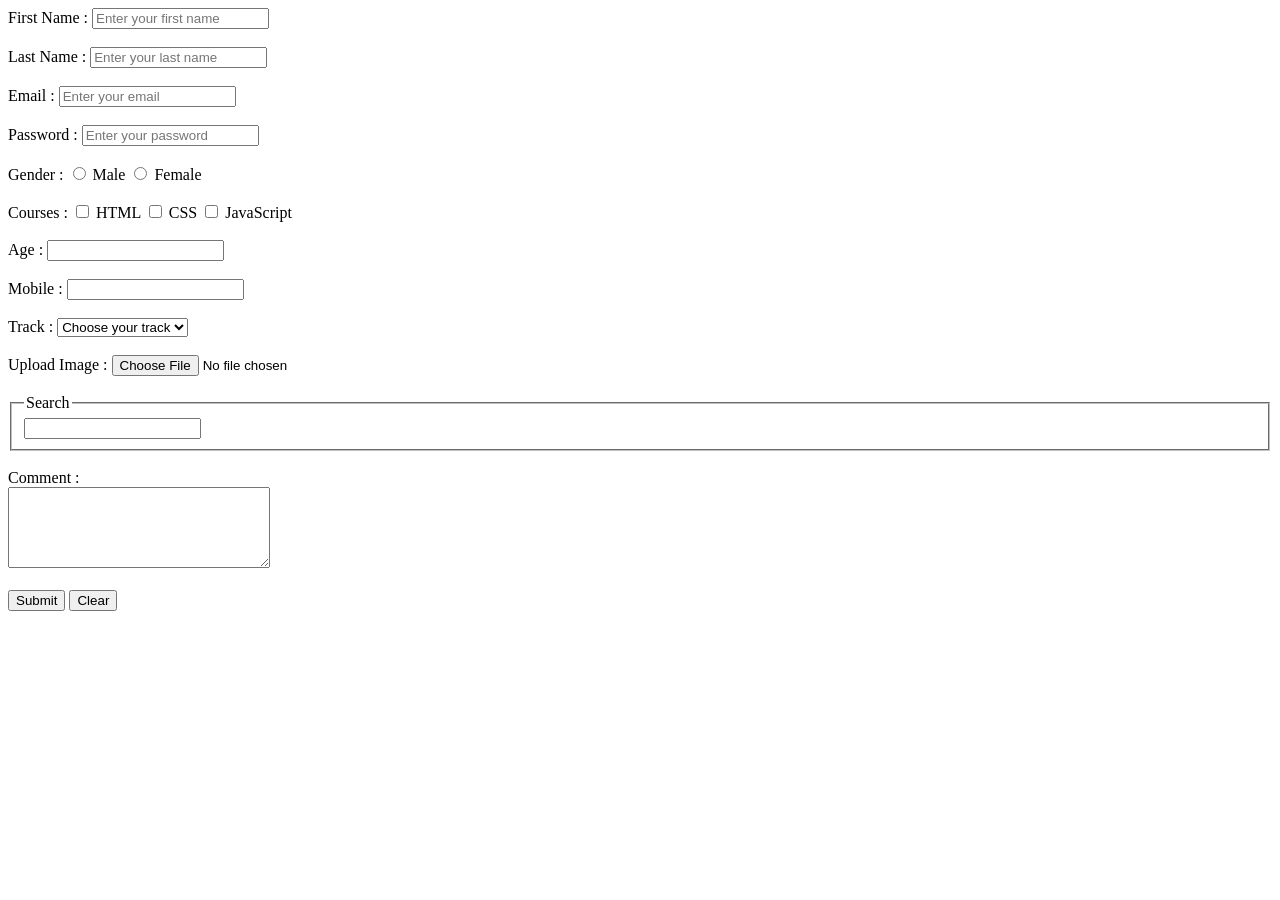
<file: Assignments/Task_2/contact.html>
<!DOCTYPE html>
<html>

<head>
    <title>My Form</title>
</head>

<body>

<form>

    <div>
        <label>First Name :</label>
        <input type="text" placeholder="Enter your first name">
    </div>

    <br>

    <div>
        <label>Last Name :</label>
        <input type="text" placeholder="Enter your last name">
    </div>

    <br>

    <div>
        <label>Email :</label>
        <input type="email" placeholder="Enter your email">
    </div>

    <br>

    <div>
        <label>Password :</label>
        <input type="password" placeholder="Enter your password">
    </div>

    <br>

    <div>
        <label>Gender :</label>

        <input type="radio" name="gender">
        <label>Male</label>

        <input type="radio" name="gender">
        <label>Female</label>
    </div>

    <br>

    <div>
        <label>Courses :</label>

        <input type="checkbox">
        <label>HTML</label>

        <input type="checkbox">
        <label>CSS</label>

        <input type="checkbox">
        <label>JavaScript</label>
    </div>

    <br>

    <div>
        <label>Age :</label>
        <input type="number">
    </div>

    <br>

    <div>
        <label>Mobile :</label>
        <input type="text" pattern="(010|011|012|015)[0-9]{8}" maxlength="11">
    </div>

    <br>

    <div>
        <label>Track :</label>

        <select>
            <option disabled selected>Choose your track</option>
            <option>Frontend</option>
            <option>Backend</option>
            <option>Mobile</option>
            <option>Network</option>
        </select>
    </div>

    <br>

    <div>
        <label>Upload Image :</label>
        <input type="file" accept=".png">
    </div>

    <br>

    <fieldset>

        <legend>Search</legend>

        <input type="search" list="search">

        <datalist id="search">
            <option value="HTML">
            <option value="CSS">
            <option value="JavaScript">
            <option value="Frontend">
        </datalist>

    </fieldset>

    <br>

    <div>
        <label>Comment :</label>
        <br>
        <textarea cols="30" rows="5"></textarea>
    </div>

    <br>

    <input type="submit" value="Submit">

    <input type="reset" value="Clear">

</form>

</body>
</html>
</file>
<file: Assignments/Task_3/css/style.css>
*{
    margin: 0;
    padding: 0;
    box-sizing: border-box;
    font-family: 'Poppins', sans-serif;
    text-decoration: none;
    
}
body {
    background: linear-gradient(to right, #2c3e50, #4ca1af);
}
.container{
    margin: 15%;
    background-color: lightgray;
    
}
.box{
    background-color: teal;
    display:inline-block;
    width: 50%;
    height: 550px;
    vertical-align: top;
    padding: 5%;
    
}
.formDiv{
    background-color: white;

    
}
.formDiv h1{
    margin-bottom: 30px;
}
.formDiv h6{
    width: 70%;
    margin: auto;
    /* background-color: lightgray; */
    text-align: left;
}
.textDiv{
    padding: 10%;
    color: white;
}
h1 {
    text-align: center;
}
p{
    text-align: center;
}
.form-group{

    width: 80%;
    margin: auto;
    margin-top: 10px;
    margin-bottom: 10px;
}
input{
    width: 100%;
    padding: 12px;
    font-size: 16px;
}
textarea{
    width: 100%;
    padding: 12px;
    font-size: 16px;
}
button{
    display: block;
    background-color: teal;
    color: white;
    padding: 10px;
    border: none;
    margin: auto;
    border-radius: 20px;
    width: 45%;
}
</file>
<file: Assignments/Task_4/css/style.css>
/* =========================
   General
========================= */

* {
    margin: 0;
    padding: 0;
    box-sizing: border-box;
}

html {
    scroll-behavior: smooth;
}

body {
    font-family: Arial, Helvetica, sans-serif;
    color: #333;
}

.container {
    width: 80%;
    max-width: 1100px;
    margin: auto;
}


/* =========================
   Navbar
========================= */

.navbar {
    background-color: #000;
    padding: 18px 0;
}

.nav-container {
    display: flex;
    justify-content: space-between;
    align-items: center;
}

.logo {
    color: #fff;
    font-size: 32px;
    font-weight: bold;
}

.logo span {
    color: #ff8b38;
    font-weight: normal;
}

.nav-links {
    list-style: none;
    display: flex;
    gap: 35px;
}

.nav-links a {
    color: #bbb;
    text-decoration: none;
    font-size: 14px;
}

.nav-links a:hover {
    color: #ff8b38;
}


/* =========================
   Hero
========================= */

.hero {
    background-image: url("../images/hero.jpg");
    background-position: center;
    background-size: cover;
}

.hero-overlay {
    min-height: 600px;
    background-color: rgba(0, 0, 0, 0.62);
    display: flex;
    align-items: center;
}

.hero-content {
    display: flex;
    justify-content: space-between;
    align-items: center;
    gap: 60px;
}

.hero-text {
    width: 55%;
    color: #fff;
}

.hero-logo {
    font-size: 62px;
    font-weight: bold;
    margin-bottom: 25px;
}

.hero-logo span {
    color: #ff8b38;
    font-weight: normal;
}

.hero-text h1 {
    font-size: 34px;
    line-height: 1.25;
    font-weight: normal;
    margin-bottom: 25px;
}

.white-line {
    width: 65px;
    height: 2px;
    background-color: #fff;
    margin-bottom: 25px;
}

.hero-text p {
    color: #ccc;
    font-size: 15px;
    line-height: 1.7;
    max-width: 520px;
    margin-bottom: 30px;
}

.download-btn {
    display: inline-block;
    padding: 11px 28px;
    color: #fff;
    border: 2px solid #fff;
    text-decoration: none;
}

.download-btn:hover {
    background-color: #ff8b38;
    border-color: #ff8b38;
}


/* =========================
   Hero Form
========================= */

.hero-form {
    width: 360px;
    background-color: #fff;
    border-radius: 4px;
    overflow: hidden;
}

.hero-form h2 {
    background-color: #f5f5f5;
    text-align: center;
    padding: 18px 10px;
    font-size: 20px;
}

.hero-form h2 span {
    color: #ff8b38;
}

.hero-form input {
    display: block;
    width: 80%;
    margin: 30px auto;
    padding: 10px 5px;
    border: none;
    border-bottom: 1px solid #ccc;
    outline: none;
}

.hero-form button {
    width: 100%;
    padding: 18px;
    border: none;
    background-color: #ff8b38;
    color: #fff;
    cursor: pointer;
    font-size: 15px;
}


/* =========================
   Social Media
========================= */

.social-media {
    padding: 20px 0;
    background-color: #fff;
    border-bottom: 1px solid #ddd;
    box-shadow: 0 2px 5px rgba(0, 0, 0, 0.1);
}

.social-content {
    display: flex;
    justify-content: space-between;
    align-items: center;
}

.social-text {
    width: 35%;
}

.social-text h3 {
    font-size: 20px;
    margin-bottom: 8px;
}

.social-text p {
    color: #999;
    font-size: 14px;
    line-height: 1.5;
}

.social-icons {
    width: 55%;
    display: flex;
    justify-content: space-between;
}

.social-icons a {
    color: #ccc;
    font-size: 30px;
    text-decoration: none;
}

.social-icons a:hover {
    color: #ff8b38;
}


/* =========================
   Tabs
========================= */

.tabs-section {
    background-color: #f5f5f5;
    padding: 110px 0;
}

.tabs-content {
    display: flex;
    align-items: center;
    justify-content: space-between;
    gap: 60px;
}

.tabs-buttons {
    width: 110px;
}

.tab {
    background-color: #333;
    color: #fff;
    height: 110px;
    display: flex;
    justify-content: center;
    align-items: center;
    margin-bottom: 1px;
    font-size: 13px;
    font-weight: bold;
}

.tab.active {
    background-color: #ff8b38;
}

.tabs-text {
    width: 48%;
}

.tabs-text h2 {
    font-size: 21px;
    margin-bottom: 35px;
}

.tabs-text p {
    font-size: 14px;
    color: #888;
    line-height: 1.6;
    margin-bottom: 20px;
}

.orange-btn {
    display: inline-block;
    padding: 12px 25px;
    background-color: #ff8b38;
    color: #fff;
    text-decoration: none;
    margin-top: 10px;
    border-radius: 3px;
}

.tabs-picture {
    width: 25%;
    text-align: center;
    padding-bottom: 80px;
}

.tabs-picture i {
    font-size: 125px;
    color: #333;

    -webkit-box-reflect:
        below -15px
        linear-gradient(
            to bottom,
            rgba(0, 0, 0, 0.28),
            rgba(0, 0, 0, 0)
        );
}


/* =========================
   Sub List
========================= */

.sub-list {
    background-color: #fff;
    padding: 110px 0;
}

.sub-list-content {
    display: flex;
    justify-content: space-between;
    align-items: center;
    gap: 80px;
}

.sub-list-image {
    width: 45%;
    height: 300px;
    background-image: url("../images/sub-list.jpg");
    background-size: cover;
    background-position: center;
    box-shadow: 0 12px 25px rgba(0, 0, 0, 0.25);
}

.sub-list-text {
    width: 45%;
}

.sub-list-text h2 {
    font-size: 21px;
    margin-bottom: 20px;
}

.orange-line {
    width: 65px;
    height: 2px;
    background-color: #ff8b38;
    margin-bottom: 25px;
}

.section-description {
    color: #888;
    font-size: 14px;
    line-height: 1.6;
    margin-bottom: 30px;
}

.sub-item {
    display: flex;
    gap: 20px;
    margin-bottom: 25px;
}

.sub-icon {
    min-width: 42px;
    height: 42px;
    border: 2px solid #ff8b38;
    color: #ff8b38;
    border-radius: 50%;
    display: flex;
    justify-content: center;
    align-items: center;
}

.sub-item-text h3 {
    font-size: 15px;
    margin-bottom: 8px;
}

.sub-item-text p {
    color: #888;
    font-size: 14px;
    line-height: 1.5;
}


/* =========================
   Standard Picture
========================= */

.standard-section {
    background-color: #f5f5f5;
    padding: 110px 0;
}

.standard-content {
    display: flex;
    justify-content: space-between;
    align-items: center;
    gap: 80px;
}

.standard-text {
    width: 45%;
}

.standard-text h2 {
    font-size: 21px;
    margin-bottom: 20px;
}

.standard-text p {
    color: #888;
    font-size: 14px;
    line-height: 1.6;
    margin-bottom: 20px;
}

.standard-image {
    width: 45%;
    height: 300px;
    background-image: url("../images/standard.jpg");
    background-size: cover;
    background-position: center;
    box-shadow: 0 12px 25px rgba(0, 0, 0, 0.25);
}


/* =========================
   Section Heading
========================= */

.section-heading {
    text-align: center;
    margin-bottom: 65px;
}

.section-heading h2 {
    font-size: 30px;
    font-weight: normal;
    margin-bottom: 22px;
}

.center-line {
    margin-left: auto;
    margin-right: auto;
}

.section-heading p {
    color: #999;
    font-size: 14px;
}


/* =========================
   Awesome
========================= */

.awesome-section {
    background-color: #fff;
    padding: 100px 0;
}

.awesome-content {
    display: flex;
    justify-content: space-between;
    gap: 50px;
}

.awesome-item {
    width: 33.333%;
    text-align: center;
}

.awesome-icon {
    width: 70px;
    height: 70px;
    border: 2px solid #ff8b38;
    border-radius: 50%;
    color: #ff8b38;
    margin: 0 auto 25px;
    display: flex;
    justify-content: center;
    align-items: center;
    font-size: 27px;
}

.awesome-item h3 {
    font-size: 20px;
    margin-bottom: 20px;
}

.awesome-item p {
    font-size: 14px;
    color: #888;
    line-height: 1.6;
}


/* =========================
   Pricing
========================= */

.pricing-section {
    background-color: #f5f5f5;
    padding: 100px 0;
}

.pricing-content {
    display: flex;
    justify-content: space-between;
    align-items: flex-end;
    gap: 35px;
}

.price-card {
    width: 33.333%;
    text-align: center;
}

.price-card h3 {
    background-color: #333;
    color: #fff;
    padding: 20px;
    border-bottom: 1px solid #fff;
}

.price {
    background-color: #333;
    color: #fff;
    padding: 20px;
    border-bottom: 5px solid #ff8b38;
}

.price-number {
    font-size: 75px;
    font-weight: bold;
}

.price-number span {
    font-size: 28px;
}

.price p {
    color: #999;
    font-size: 13px;
    font-style: italic;
    margin-top: 5px;
}

.popular {
    padding: 13px;
    background-color: #ff8b38;
    color: #fff;
    font-size: 13px;
    font-weight: bold;
}

.price-card ul {
    list-style: none;
    background-color: #fff;
}

.price-card ul li {
    color: #888;
    font-size: 12px;
    padding: 14px;
    border-bottom: 1px solid #eee;
}


/* =========================
   Reviews
========================= */

.reviews-section {
    background-color: #fff;
    padding: 100px 0;
}

.reviews-content {
    display: flex;
    justify-content: space-between;
    gap: 60px;
}

.review-item {
    width: 33.333%;
}

.review-text {
    position: relative;
    padding: 20px;
    background-color: #f5f5f5;
    color: #888;
    font-size: 14px;
    font-style: italic;
    line-height: 1.6;
    margin-bottom: 25px;
}

.review-text::after {
    content: "";
    position: absolute;
    bottom: -15px;
    left: 25px;
    border-width: 15px 15px 0;
    border-style: solid;
    border-color: #f5f5f5 transparent transparent;
}

.customer {
    display: flex;
    align-items: center;
    gap: 15px;
}

.customer-image {
    width: 70px;
    height: 70px;
    background-color: #ccc;
    border-radius: 50%;
    display: flex;
    align-items: center;
    justify-content: center;
    color: #fff;
    font-size: 25px;
}

.customer-info h3 {
    font-size: 20px;
    margin-bottom: 5px;
}

.customer-info p {
    color: #888;
    font-size: 14px;
}


/* =========================
   Stylish
========================= */

.stylish-section {
    background-image: url("../images/stylish.jpg");
    background-size: cover;
    background-position: center;
}

.stylish-overlay {
    background-color: rgba(0, 0, 0, 0.65);
    padding: 75px 0;
}

.stylish-content {
    text-align: center;
    color: #fff;
}

.stylish-content h2 {
    font-size: 30px;
    font-weight: normal;
    margin-bottom: 20px;
}

.center-white-line {
    margin-left: auto;
    margin-right: auto;
}

.stylish-content p {
    color: #ccc;
    font-size: 14px;
    margin-bottom: 30px;
}


/* =========================
   Contact
========================= */

.contact-section {
    background-color: #fff;
    padding: 100px 0;
}

.contact-form {
    display: flex;
    justify-content: space-between;
    flex-wrap: wrap;
    gap: 50px;
}

.contact-left {
    width: 47%;
}

.contact-right {
    width: 47%;
}

.contact-left input {
    display: block;
    width: 100%;
    border: none;
    border-bottom: 1px solid #ddd;
    padding: 12px 5px;
    margin-bottom: 25px;
    outline: none;
}

.contact-right textarea {
    width: 100%;
    height: 155px;
    border: none;
    border-bottom: 1px solid #ddd;
    padding: 12px 5px;
    resize: none;
    outline: none;
    font-family: Arial, Helvetica, sans-serif;
}

.contact-button {
    width: 100%;
    text-align: center;
}

.contact-button button {
    background-color: #ff8b38;
    color: #fff;
    border: none;
    padding: 13px 25px;
    cursor: pointer;
    border-radius: 3px;
}


/* =========================
   Footer
========================= */

.footer {
    background-color: #000;
    color: #777;
    text-align: center;
    padding: 20px 0 15px;
}

.footer-icons {
    margin-bottom: 10px;
}

.footer-icons a {
    color: #ccc;
    text-decoration: none;
    font-size: 20px;
    margin: 0 10px;
}

.footer-icons a:hover {
    color: #ff8b38;
}

.footer p {
    font-size: 12px;
}


/* =========================
   Responsive
========================= */

@media (max-width: 900px) {

    .container {
        width: 90%;
    }

    .nav-container,
    .hero-content,
    .social-content,
    .tabs-content,
    .sub-list-content,
    .standard-content,
    .awesome-content,
    .pricing-content,
    .reviews-content {
        flex-direction: column;
    }

    .nav-links {
        margin-top: 20px;
        flex-wrap: wrap;
        justify-content: center;
    }

    .hero-overlay {
        padding: 80px 0;
    }

    .hero-text,
    .hero-form,
    .social-text,
    .social-icons,
    .tabs-text,
    .tabs-picture,
    .sub-list-image,
    .sub-list-text,
    .standard-text,
    .standard-image,
    .awesome-item,
    .price-card,
    .review-item,
    .contact-left,
    .contact-right {
        width: 100%;
    }

    .social-icons {
        margin-top: 25px;
    }

    .tabs-buttons {
        width: 100%;
        display: flex;
    }

    .tab {
        width: 33.333%;
        height: 80px;
    }

    .tabs-picture {
        margin-top: 30px;
        padding-bottom: 80px;
    }

    .sub-list-image,
    .standard-image {
        height: 280px;
    }

    .awesome-item,
    .price-card,
    .review-item {
        margin-bottom: 30px;
    }
}
</file>
<file: Assignments/Task_5/css/style.css>
* {
    margin: 0;
    padding: 0;
    box-sizing: border-box;
}

body {
    font-family: Arial, sans-serif;
    color: #1f373d;
}

.container {
    width: 85%;
    margin: auto;
}


/* Navbar */

.navbar {
    background-color: #fff;
    padding: 25px 0;
}

.nav-content {
    display: flex;
    justify-content: space-between;
    align-items: center;
}

.logo {
    font-size: 24px;
    font-weight: bold;
}

.nav-links {
    list-style: none;
    display: flex;
    gap: 25px;
}

.nav-links a {
    text-decoration: none;
    color: #1f373d;
    font-size: 14px;
}

.nav-buttons {
    display: flex;
    align-items: center;
    gap: 20px;
}

.nav-buttons a {
    text-decoration: none;
    color: #1f373d;
    font-size: 14px;
}

.started-btn {
    background-color: #ffcc01;
    padding: 12px 20px;
}


/* Hero */

.hero {
    background-color: #fff;
}

.hero-content {
    min-height: 580px;
    position: relative;
}

.hero-text {
    width: 520px;

    position: absolute;
    top: 115px;
    left: 0;

    z-index: 2;
}

.hero-text h1 {
    font-size: 50px;
    line-height: 1.2;
    margin-bottom: 40px;
}

.search-box {
    width: 460px;
    display: flex;
    background-color: #fff;
    box-shadow: 0 5px 15px #ddd;
}

.search-box input {
    width: 75%;
    padding: 20px;
    border: none;
    outline: none;
    font-size: 15px;
    background-color: #fff;
}

.search-box button {
    width: 25%;
    border: none;
    background-color: #ffcc01;
    color: #1f373d;
    font-weight: bold;
    cursor: pointer;
}

.hero-image {
    width: 72%;
    height: 540px;
    margin-left: 28%;
    position: relative;
}

.hero-image img {
    width: 100%;
    height: 100%;
    object-fit: cover;
    object-position: center;
    display: block;
}

.hero-contact {
    position: absolute;
    bottom: 0;
    right: 0;

    background-color: #ffcc01;

    display: flex;
}

.contact-item {
    padding: 22px 28px;
    font-weight: bold;
    font-size: 14px;
}


/* Statistics */

.statistics-section {
    padding: 100px 0;
    background-color: #fff;
}

.statistics-content {
    display: flex;
    justify-content: space-between;
    align-items: center;
}

.statistics-text {
    width: 50%;
}

.statistics-text h2 {
    font-size: 36px;
    line-height: 1.2;
    margin-bottom: 35px;
}

.statistics-text p {
    font-size: 14px;
    line-height: 1.8;
    margin-bottom: 25px;
    width: 85%;
}

.statistics-boxes {
    width: 40%;

    display: flex;
    flex-wrap: wrap;
    gap: 20px;
}

.stat-box {
    width: 45%;
    height: 150px;
    background-color: #f6f5f4;

    display: flex;
    flex-direction: column;
    justify-content: center;
    align-items: center;
}

.stat-box h3 {
    color: #ffcc01;
    font-size: 34px;
    margin-bottom: 10px;
}

.stat-box p {
    font-size: 14px;
    font-weight: bold;
}


/* Apartments */

.apartments-section {
    background-color: #f6f5f4;
    padding: 90px 0;
}

.apartments-section h2 {
    font-size: 36px;
    line-height: 1.2;
    margin-bottom: 50px;
}

.apartments-content {
    display: flex;
    flex-wrap: wrap;
    justify-content: space-between;
    gap: 30px;
}

.apartment-card {
    width: 31%;
    background-color: #fff;
    box-shadow: 0 3px 10px #ddd;
}

.apartment-image {
    width: 100%;
    height: 430px;
}

.apartment-image img {
    width: 100%;
    height: 100%;
    object-fit: cover;
    display: block;
}

.apartment-info {
    padding: 20px;
}

.apartment-info h3 {
    font-size: 14px;
    margin-bottom: 15px;
}

.apartment-info p {
    color: #ffcc01;
    font-size: 16px;
    font-weight: bold;
}

.apartments-bottom {
    display: flex;
    align-items: center;
    gap: 30px;
    margin-top: 40px;
}

.small-search {
    width: 500px;
}

.view-btn {
    background-color: #fff;
    color: #1f373d;
    text-decoration: none;
    padding: 20px 30px;
}


/* Super Awesome Add */

.locations-section {
    background-color: #fff;
    padding: 100px 0;
}

.location-row {
    display: flex;
    justify-content: space-between;
    align-items: center;
    gap: 70px;
    margin-bottom: 80px;
}

.location-image {
    width: 50%;
    position: relative;
}

.location-image img {
    width: 100%;
    height: 320px;
    object-fit: cover;
    display: block;
}

.location-box {
    background-color: #ffcc01;
    padding: 20px 35px;
    font-weight: bold;

    position: absolute;
    bottom: -25px;
    left: 40px;
}

.location-text {
    width: 45%;
}

.location-text h2 {
    font-size: 26px;
    margin-bottom: 25px;
}

.location-text p {
    font-size: 14px;
    line-height: 1.8;
    color: #555;
}

.show-btn {
    display: inline-block;
    margin-top: 25px;
    padding: 16px 30px;

    background-color: #1f373d;
    color: #fff;

    text-decoration: none;
}


/* Footer */

.footer {
    background-color: #1f373d;
    color: #fff;
    padding: 60px 0;
}

.footer-top {
    display: flex;
    justify-content: space-between;
    align-items: center;
}

.footer-title {
    width: 45%;
}

.footer-title h2 {
    font-size: 34px;
    line-height: 1.3;
}

.footer-search {
    width: 45%;
    display: flex;
}

.footer-search input {
    width: 85%;
    padding: 18px;
    border: none;
    outline: none;
}

.footer-search button {
    width: 15%;
    border: none;

    background-color: #fff;
    color: #1f373d;

    font-size: 22px;
    cursor: pointer;
}

.footer-line {
    height: 1px;
    background-color: #53656a;
    margin: 40px 0;
}

.footer-bottom {
    display: flex;
    justify-content: space-between;
}

.footer-brand {
    width: 25%;
}

.footer-brand h3 {
    font-size: 18px;
    margin-bottom: 25px;
}

.footer-brand p {
    font-size: 13px;
    line-height: 1.8;
}

.footer-links {
    width: 65%;

    display: flex;
    justify-content: space-between;
}

.footer-column {
    display: flex;
    flex-direction: column;
}

.footer-column h4 {
    color: #919eb1;
    font-size: 13px;
    margin-bottom: 25px;
}

.footer-column a {
    color: #fff;
    text-decoration: none;
    font-size: 13px;
    margin-bottom: 15px;
}
</file>
<file: Assignments/Task_8/css/style.css>
* {
    margin: 0;
    padding: 0;
    box-sizing: border-box;
}

body {
    font-family: Arial, sans-serif;
    background-color: #ffffff;
}


/* Main Section */

.cards-section {
    width: 80%;
    margin: 100px auto;

    display: flex;
    flex-direction: column;
    align-items: center;
    gap: 180px;
}


/* General Card */

.card {
    width: 430px;
    min-height: 160px;

    position: relative;

    padding: 35px 25px;

    overflow: hidden;
}

.card h2 {
    font-size: 18px;
    margin-bottom: 12px;

    color: #222222;

    position: relative;
    z-index: 2;
}

.card p {
    font-size: 13px;
    line-height: 1.5;

    color: #555555;

    position: relative;
    z-index: 2;
}


/* =========================
   OPTION 1
========================= */

.card-one {
    background-color: #f1f8f7;
}


/* Green Corner */

.arrow-one {
    width: 45px;
    height: 45px;

    position: absolute;
    top: -20px;
    right: -20px;

    background-color: #18a999;
    color: #ffffff;

    border-radius: 50%;

    display: flex;
    justify-content: center;
    align-items: center;

    padding-right: 12px;
    padding-top: 12px;

    z-index: 3;
}


/* Green Circle */

.card-one::before {
    content: "";

    width: 50px;
    height: 50px;

    position: absolute;
    top: -25px;
    right: -25px;

    background-color: #18a999;

    border-radius: 50%;

    transition: 0.5s;
}


/* Option 1 Hover */

.card-one:hover::before {
    transform: scale(30);
}

.card-one h2,
.card-one p {
    transition: 0.5s;
}

.card-one:hover h2,
.card-one:hover p {
    color: #ffffff;
}


/* =========================
   OPTION 4
========================= */

.card-four {
    background-color: #ffffff;

    border: 1px solid #cccccc;

    transition: 0.5s;
}


/* Home Icon */

.home-icon {
    font-size: 24px;
    margin-bottom: 12px;

    position: relative;
    z-index: 2;
}


/* Pink Shape */

.card-four::before {
    content: "";

    width: 45px;
    height: 110%;

    position: absolute;
    top: -5%;
    right: -55px;

    background-color: #d41467;

    transform: skewX(6deg);

    transition: 0.5s;

    z-index: 1;
}


/* Arrow */

.arrow-four {
    position: absolute;
    top: 8px;
    right: -25px;

    color: #ffffff;

    font-size: 13px;

    z-index: 3;

    transition: 0.5s;
}


/* Option 4 Hover */

.card-four:hover {
    border-color: #d41467;
}

.card-four:hover::before {
    right: -10px;
}

.card-four:hover .arrow-four {
    right: 4px;
}
</file>
